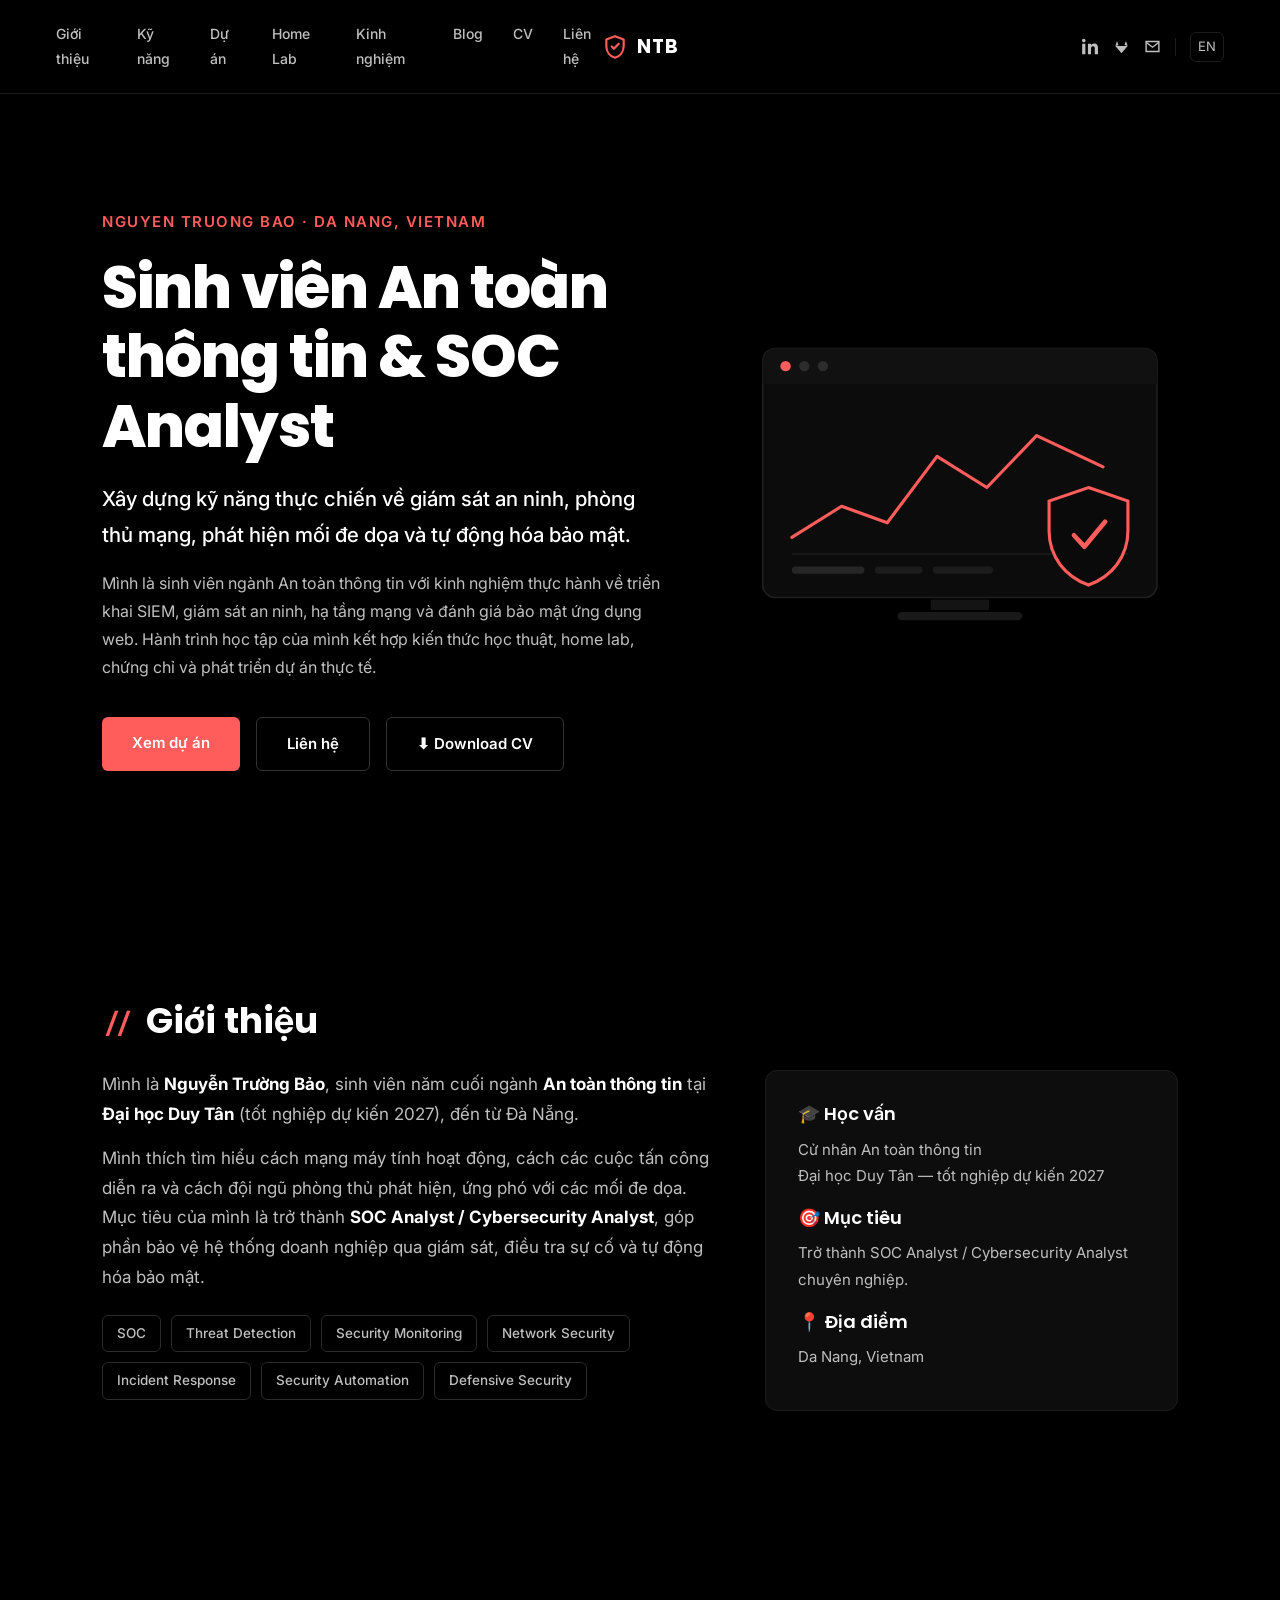
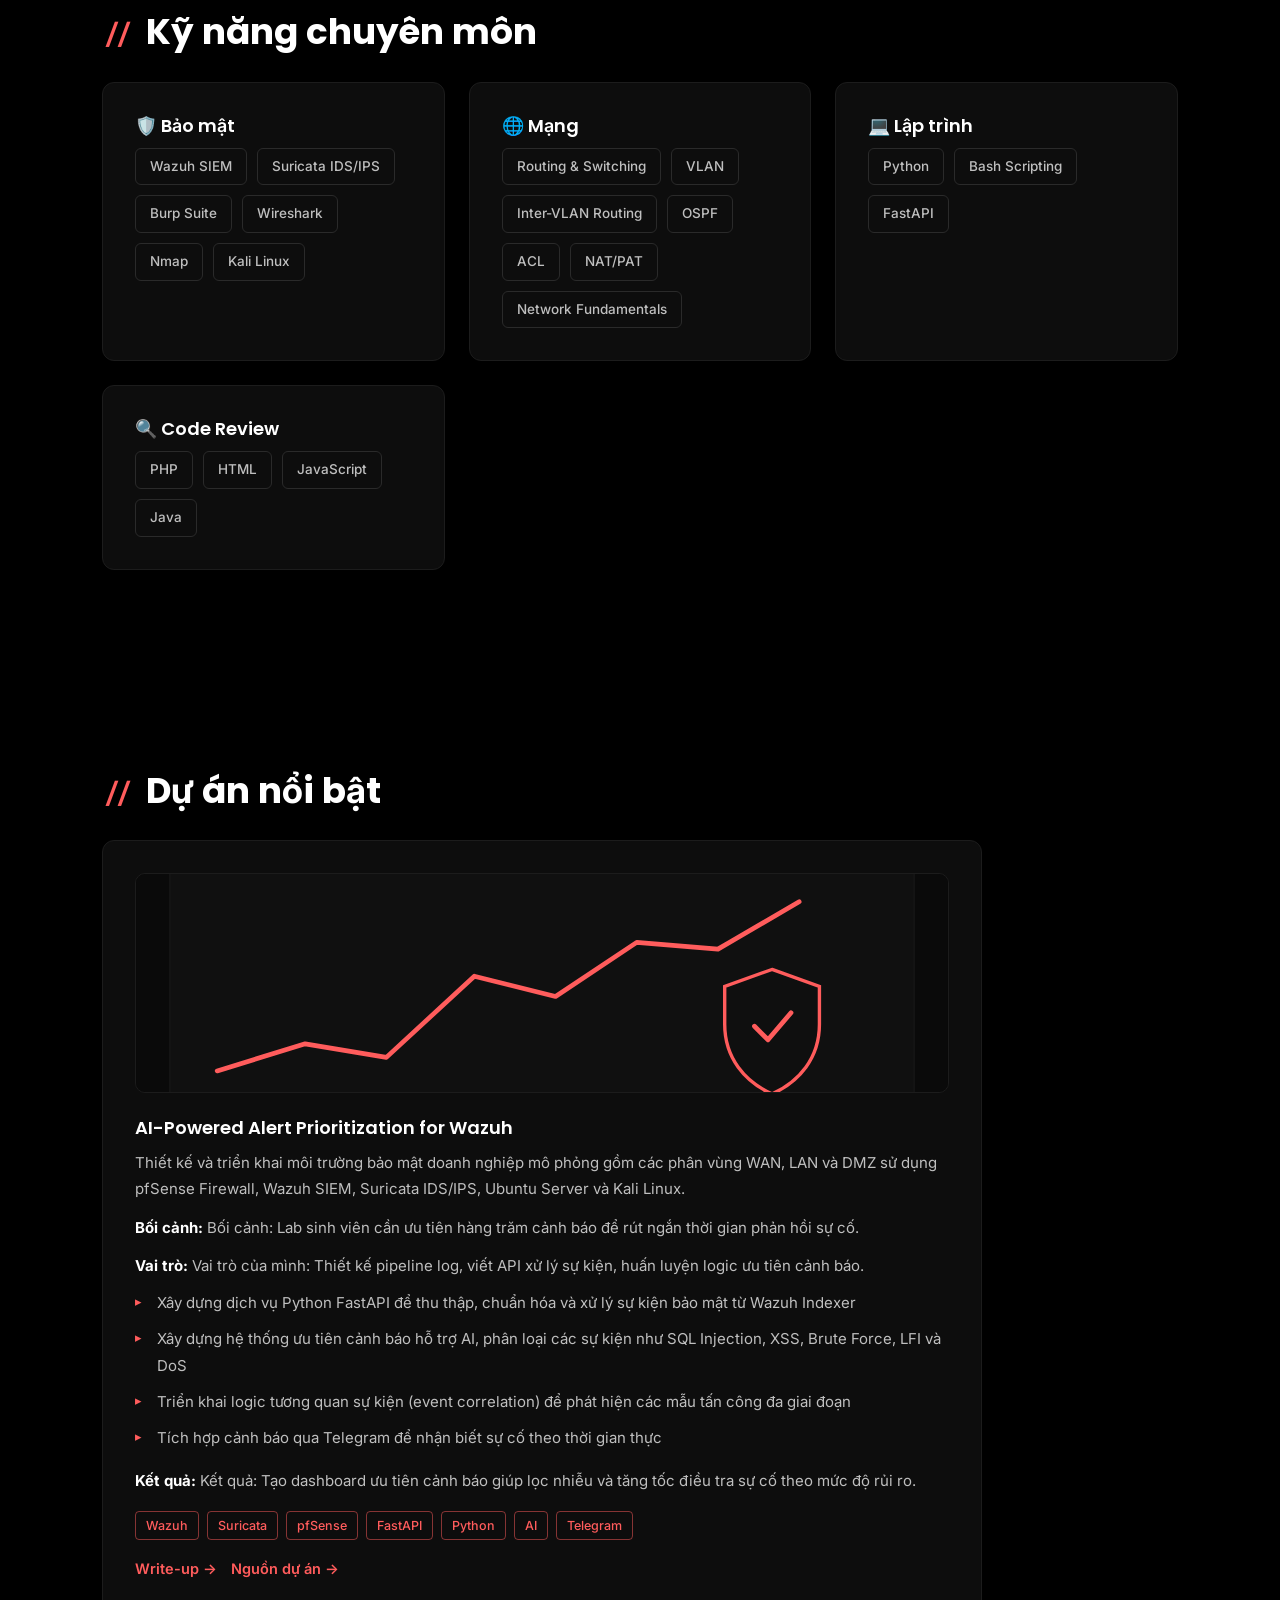
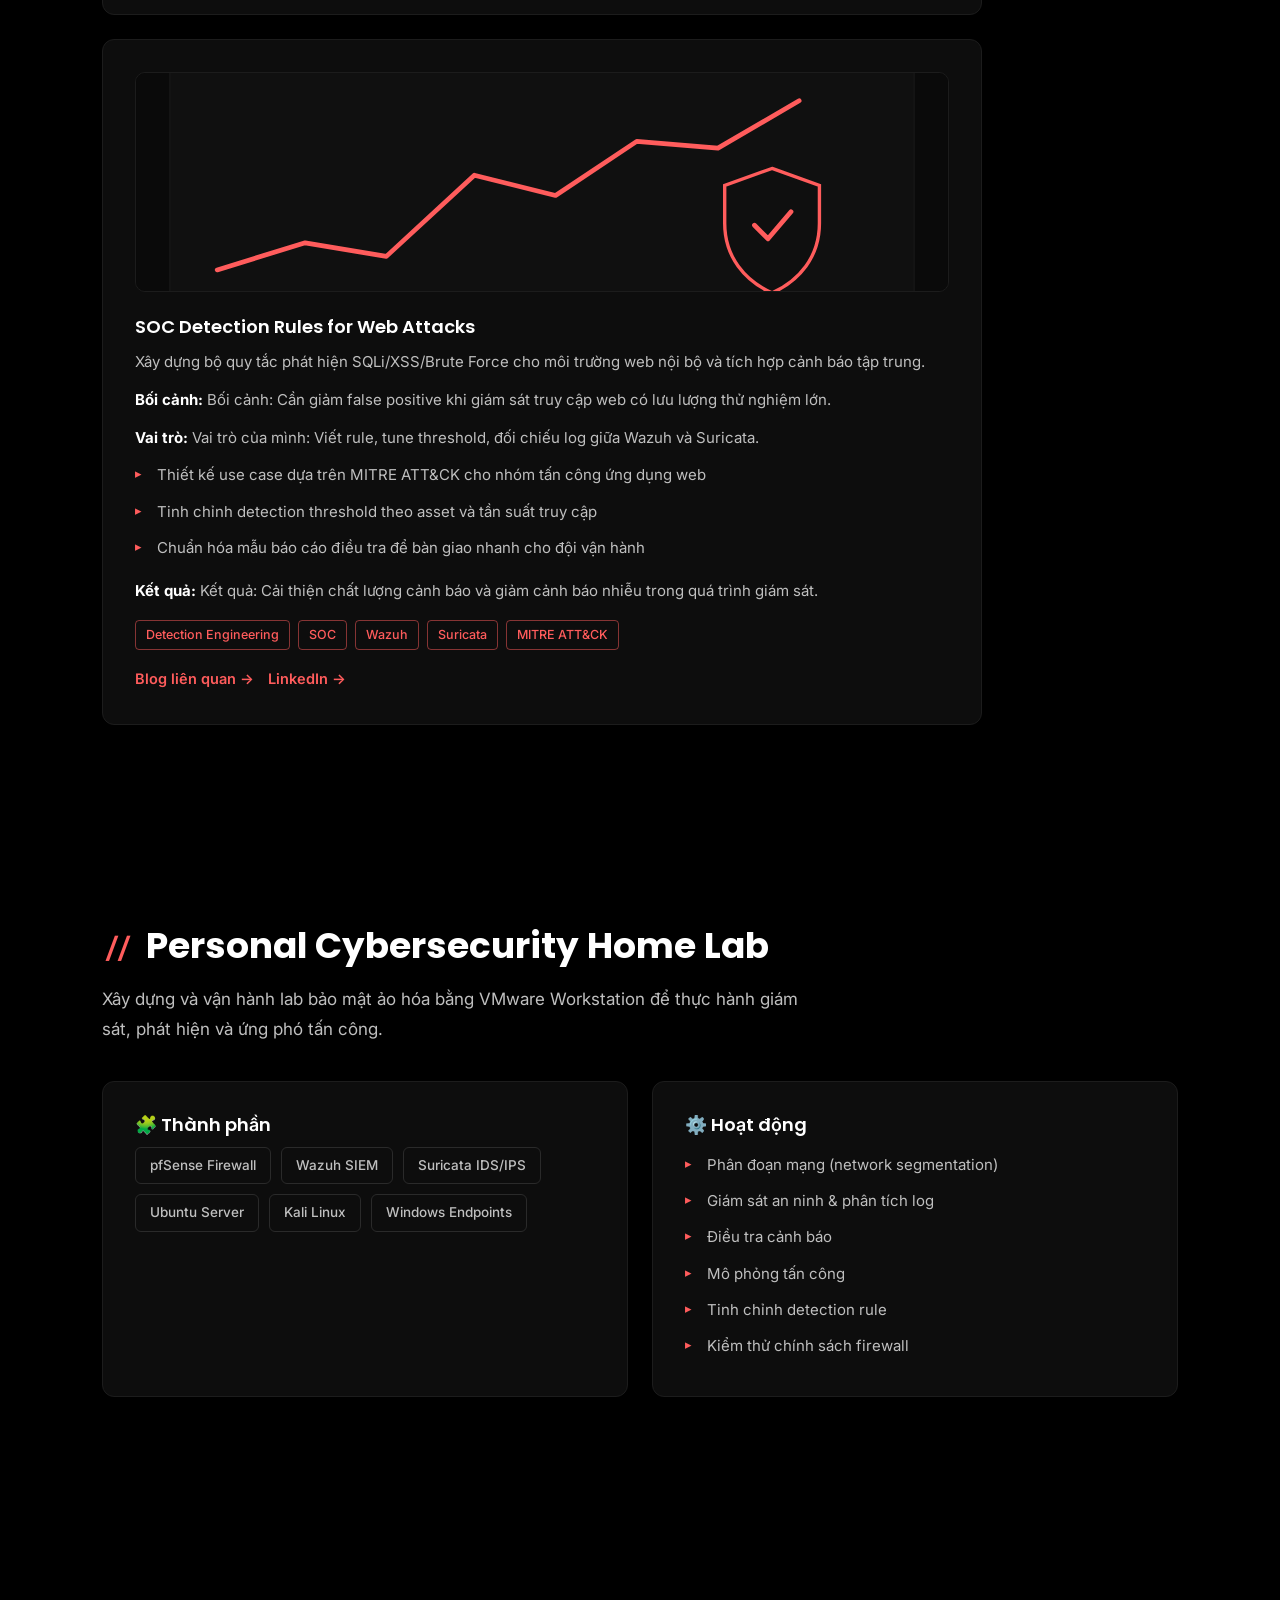
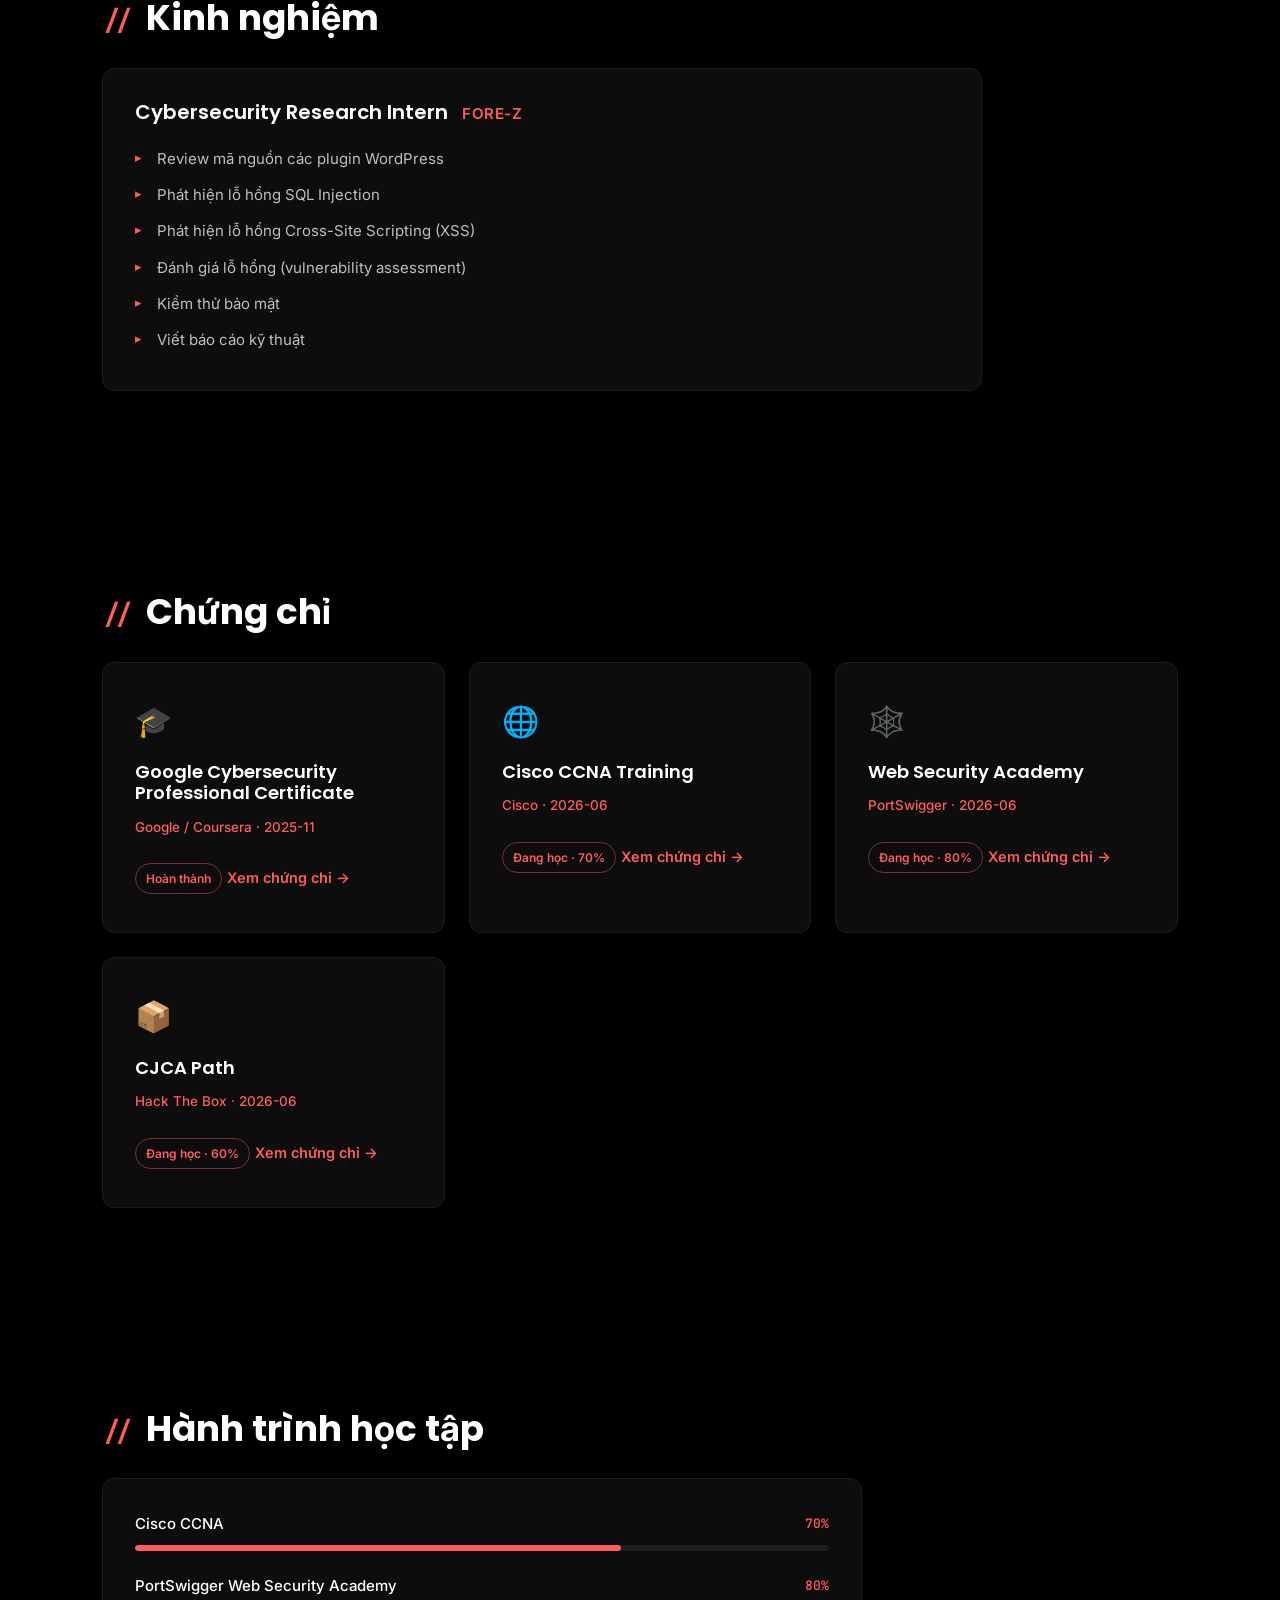
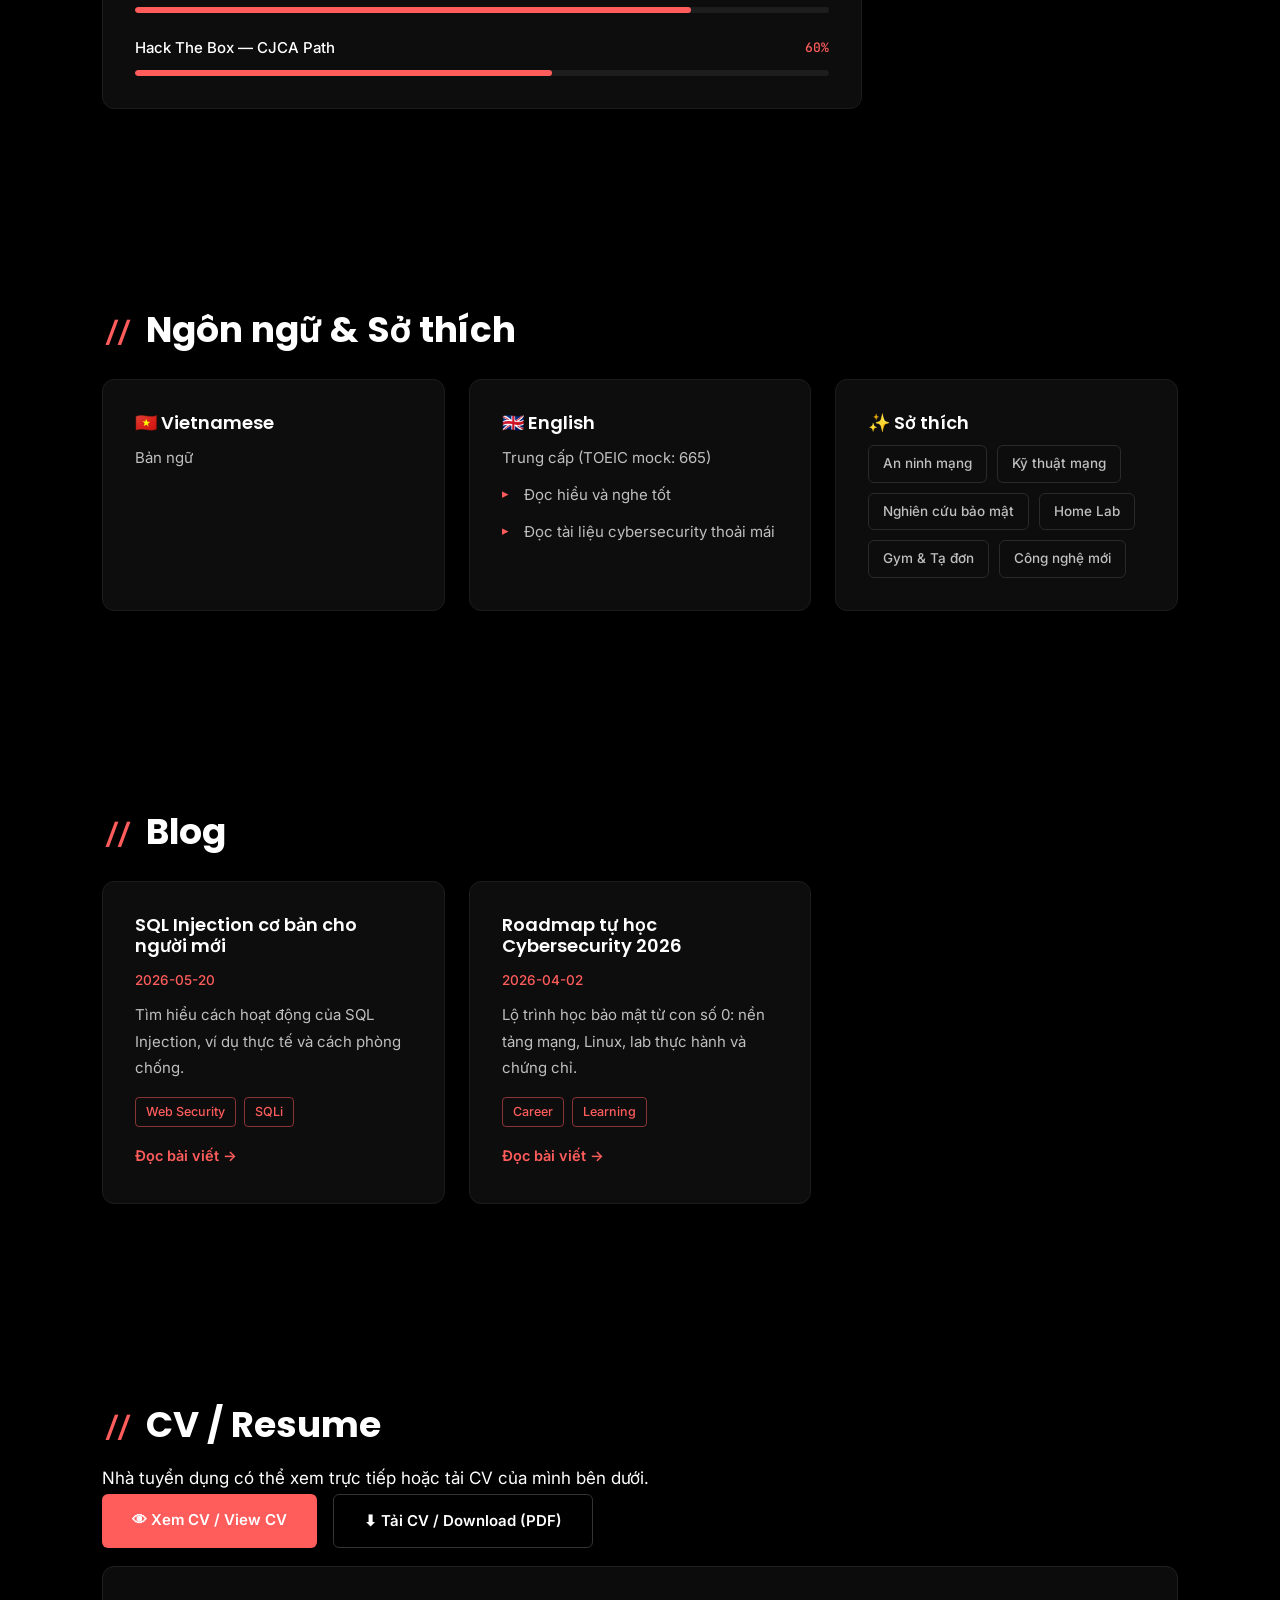
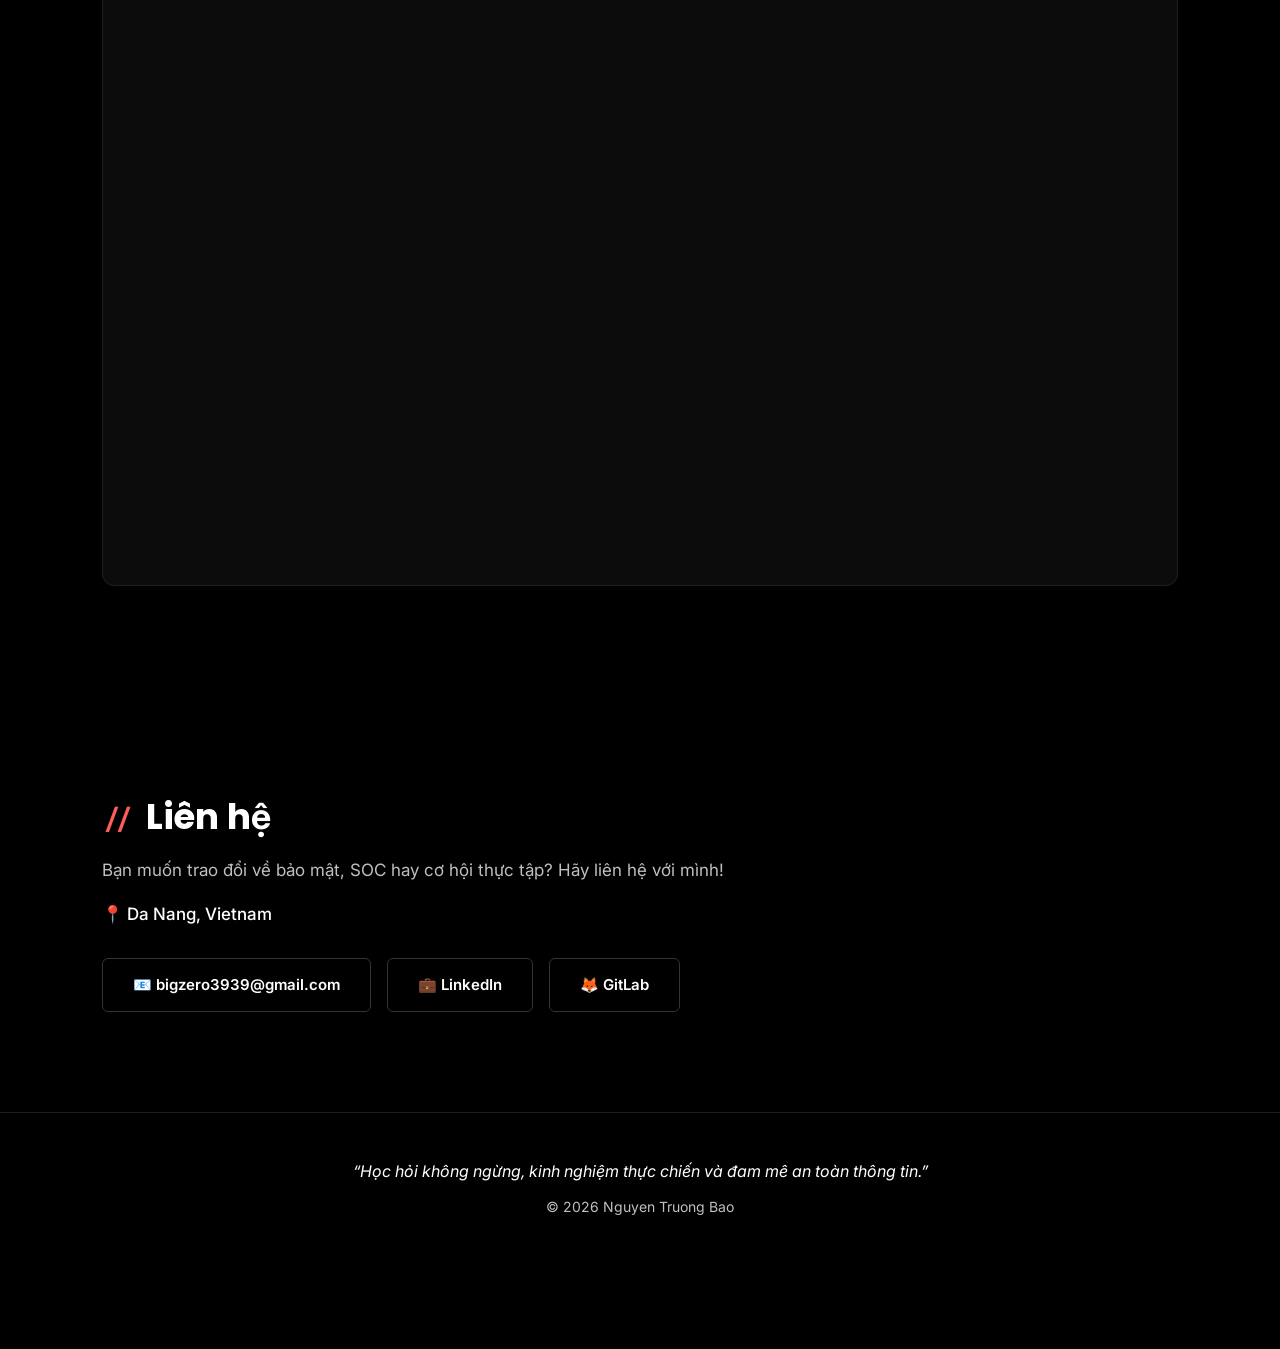
<file: bigseven3939-project-main/public/index.html>
<!DOCTYPE html>
<html lang="vi" data-theme="dark">
<head>
  <meta charset="UTF-8" />
  <meta name="viewport" content="width=device-width, initial-scale=1.0" />
  <title>Nguyen Truong Bao | Cybersecurity Student &amp; SOC Analyst</title>
  <meta name="description" content="Portfolio of Nguyen Truong Bao - Information Security student at Duy Tan University, aspiring SOC Analyst. SIEM, security monitoring, network defense and security automation." />
  <link rel="preconnect" href="https://fonts.googleapis.com" />
  <link href="https://fonts.googleapis.com/css2?family=Poppins:wght@500;600;700;800&family=Inter:wght@400;500;600&family=JetBrains+Mono:wght@400;600&display=swap" rel="stylesheet" />
  <link rel="stylesheet" href="css/style.css" />
</head>
<body>

  <header class="navbar">
    <nav class="nav-links" id="navLinks">
      <a href="#about" data-i18n="nav.about">Giới thiệu</a>
      <a href="#skills" data-i18n="nav.skills">Kỹ năng</a>
      <a href="#projects" data-i18n="nav.projects">Dự án</a>
      <a href="#homelab" data-i18n="nav.lab">Home Lab</a>
      <a href="#experience" data-i18n="nav.experience">Kinh nghiệm</a>
      <a href="#blog" data-i18n="nav.blog">Blog</a>
      <a href="#cv">CV</a>
      <a href="#contact" data-i18n="nav.contact">Liên hệ</a>
    </nav>

    <a class="logo" href="#home" aria-label="Home">
      <svg viewBox="0 0 24 24" width="26" height="26" aria-hidden="true"><path d="M12 2 20 5 v6 c0 5.5-3.4 9.6-8 11 C7.4 20.6 4 16.5 4 11 V5 Z" fill="none" stroke="currentColor" stroke-width="2" stroke-linejoin="round"/><path d="M9 11.5 11 13.5 15.5 9" fill="none" stroke="currentColor" stroke-width="2" stroke-linecap="round" stroke-linejoin="round"/></svg>
      <span>NTB</span>
    </a>

    <div class="nav-actions">
      <a class="social" href="https://www.linkedin.com/in/nguyen-truong-bao-347437250" target="_blank" rel="noopener" aria-label="LinkedIn"><svg viewBox="0 0 24 24" width="17" height="17"><path fill="currentColor" d="M4.98 3.5C4.98 4.88 3.87 6 2.5 6S0 4.88 0 3.5 1.12 1 2.5 1s2.48 1.12 2.48 2.5zM.22 8.1h4.56V23H.22V8.1zM8.34 8.1h4.37v2.03h.06c.61-1.15 2.1-2.37 4.32-2.37 4.62 0 5.47 3.04 5.47 7v8.24h-4.55v-7.3c0-1.74-.03-3.99-2.43-3.99-2.44 0-2.81 1.9-2.81 3.86V23H8.34V8.1z"/></svg></a>
      <a class="social" href="https://gitlab.com/bigzero3939-group" target="_blank" rel="noopener" aria-label="GitLab"><svg viewBox="0 0 24 24" width="17" height="17"><path fill="currentColor" d="M12 21.4 8.7 11.3h6.6L12 21.4zm0 0L3.3 11.3h5.4L12 21.4zm-8.7-10 2-6.2c.1-.4.7-.4.8 0l1.6 4.9-4.4 1.3zm8.7 10 8.7-10.1h-5.4L12 21.4zm8.7-10.1-2-6.2c-.1-.4-.7-.4-.8 0l-1.6 4.9 4.4 1.3z"/></svg></a>
      <a class="social" href="mailto:bigzero3939@gmail.com" aria-label="Email"><svg viewBox="0 0 24 24" width="17" height="17"><path fill="none" stroke="currentColor" stroke-width="2" d="M3 5h18v14H3z"/><path fill="none" stroke="currentColor" stroke-width="2" d="m3 6 9 7 9-7"/></svg></a>
      <span class="nav-sep"></span>
      <button id="langToggle" class="btn-icon" title="Switch language">EN</button>
      <button id="menuToggle" class="btn-icon menu-toggle" aria-label="Menu">≡</button>
    </div>
  </header>

  <main>

    <!-- ============ HERO ============ -->
    <section id="home" class="hero">
      <div class="hero-left reveal">
        <p class="greeting">Nguyen Truong Bao · Da Nang, Vietnam</p>
        <h1 data-i18n="hero.headline">Cybersecurity Student &amp; SOC Analyst</h1>
        <p class="hero-role" data-i18n="hero.sub">Building practical skills in security monitoring, network defense, threat detection, and cybersecurity automation.</p>
        <p class="hero-intro" data-i18n="hero.desc">I am an Information Security student with hands-on experience in SIEM deployment, security monitoring, network infrastructure, and web application security assessment.</p>
        <div class="hero-cta">
          <a href="#projects" class="btn btn-primary" data-i18n="hero.cta_projects">View Projects</a>
          <a href="#contact" class="btn btn-outline" data-i18n="hero.cta_contact">Contact Me</a>
          <a href="cv/NguyenTruongBao-CV.pdf" class="btn btn-outline" download="NguyenTruongBao-CV.pdf">⬇ Download CV</a>
        </div>
      </div>
      <div class="hero-right reveal">
        <svg class="soc-art" viewBox="0 0 420 300" role="img" aria-label="Security monitoring dashboard">
          <rect x="20" y="14" width="380" height="240" rx="12" fill="#0c0c0c" stroke="#1f1f1f" stroke-width="1.5"/>
          <rect x="20" y="14" width="380" height="34" rx="12" fill="#111111"/>
          <rect x="20" y="34" width="380" height="14" fill="#111111"/>
          <circle cx="42" cy="31" r="5" fill="#FF5C5C"/>
          <circle cx="60" cy="31" r="5" fill="#2c2c2c"/>
          <circle cx="78" cy="31" r="5" fill="#2c2c2c"/>
          <polyline points="48,196 96,166 140,182 188,118 236,148 284,98 348,128" fill="none" stroke="#FF5C5C" stroke-width="3" stroke-linecap="round" stroke-linejoin="round"/>
          <line x1="48" y1="212" x2="372" y2="212" stroke="#1d1d1d" stroke-width="1.5"/>
          <rect x="48" y="224" width="70" height="7" rx="3.5" fill="#262626"/>
          <rect x="128" y="224" width="46" height="7" rx="3.5" fill="#1c1c1c"/>
          <rect x="184" y="224" width="58" height="7" rx="3.5" fill="#1c1c1c"/>
          <g transform="translate(296,148)">
            <path d="M38 0 L76 13 V42 C76 67 60 86 38 94 C16 86 0 67 0 42 V13 Z" fill="#0a0a0a" stroke="#FF5C5C" stroke-width="3"/>
            <path d="M24 46 L34 57 L54 33" stroke="#FF5C5C" stroke-width="4.5" fill="none" stroke-linecap="round" stroke-linejoin="round"/>
          </g>
          <rect x="182" y="256" width="56" height="10" fill="#141414"/>
          <rect x="150" y="268" width="120" height="8" rx="4" fill="#191919"/>
        </svg>
      </div>
    </section>

    <!-- ============ ABOUT ============ -->
    <section id="about" class="section reveal">
      <h2 class="section-title"><span class="prompt">//</span> <span data-i18n="about.title">Giới thiệu</span></h2>
      <div class="about-grid">
        <div>
          <div class="lang-vi">
            <p>Mình là <strong>Nguyễn Trường Bảo</strong>, sinh viên năm cuối ngành <strong>An toàn thông tin</strong> tại <strong>Đại học Duy Tân</strong> (tốt nghiệp dự kiến 2027), đến từ Đà Nẵng.</p>
            <p>Mình thích tìm hiểu cách mạng máy tính hoạt động, cách các cuộc tấn công diễn ra và cách đội ngũ phòng thủ phát hiện, ứng phó với các mối đe dọa. Mục tiêu của mình là trở thành <strong>SOC Analyst / Cybersecurity Analyst</strong>, góp phần bảo vệ hệ thống doanh nghiệp qua giám sát, điều tra sự cố và tự động hóa bảo mật.</p>
          </div>
          <div class="lang-en">
            <p>I'm <strong>Nguyen Truong Bao</strong>, a final-year <strong>Information Security</strong> student at <strong>Duy Tan University</strong> (expected graduation 2027), based in Da Nang, Vietnam.</p>
            <p>I enjoy understanding how networks work, how attacks happen, and how defenders can detect and respond to threats. My goal is to become a <strong>SOC Analyst / Cybersecurity Analyst</strong> and contribute to protecting enterprise environments through monitoring, incident investigation, and security automation.</p>
          </div>
          <div class="chips interests-chips">
            <span class="chip">SOC</span>
            <span class="chip">Threat Detection</span>
            <span class="chip">Security Monitoring</span>
            <span class="chip">Network Security</span>
            <span class="chip">Incident Response</span>
            <span class="chip">Security Automation</span>
            <span class="chip">Defensive Security</span>
          </div>
        </div>
        <div class="card info-card">
          <h3 data-i18n="about.edu_title">🎓 Học vấn</h3>
          <p class="lang-vi">Cử nhân An toàn thông tin<br>Đại học Duy Tân — tốt nghiệp dự kiến 2027</p>
          <p class="lang-en">B.Sc. in Information Security<br>Duy Tan University — expected graduation 2027</p>
          <h3 data-i18n="about.goal_title">🎯 Mục tiêu</h3>
          <p class="lang-vi">Trở thành SOC Analyst / Cybersecurity Analyst chuyên nghiệp.</p>
          <p class="lang-en">Becoming a professional SOC Analyst / Cybersecurity Analyst.</p>
          <h3 data-i18n="about.loc_title">📍 Địa điểm</h3>
          <p>Da Nang, Vietnam</p>
        </div>
      </div>
    </section>

    <!-- ============ SKILLS ============ -->
    <section id="skills" class="section reveal">
      <h2 class="section-title"><span class="prompt">//</span> <span data-i18n="skills.title">Kỹ năng chuyên môn</span></h2>
      <div class="grid" id="skillGrid"></div>
    </section>

    <!-- ============ PROJECTS ============ -->
    <section id="projects" class="section reveal">
      <h2 class="section-title"><span class="prompt">//</span> <span data-i18n="projects.title">Dự án nổi bật</span></h2>
      <div class="grid projects-grid" id="projectGrid"></div>
    </section>

    <!-- ============ HOME LAB ============ -->
    <section id="homelab" class="section reveal">
      <h2 class="section-title"><span class="prompt">//</span> <span data-i18n="lab.title">Personal Cybersecurity Home Lab</span></h2>
      <p class="section-desc lang-vi">Xây dựng và vận hành lab bảo mật ảo hóa bằng VMware Workstation để thực hành giám sát, phát hiện và ứng phó tấn công.</p>
      <p class="section-desc lang-en">Built and maintained a virtual cybersecurity lab using VMware Workstation to practice monitoring, detection and incident response.</p>
      <div class="lab-grid">
        <div class="card">
          <h3 data-i18n="lab.components">🧩 Thành phần</h3>
          <div class="chips">
            <span class="chip">pfSense Firewall</span>
            <span class="chip">Wazuh SIEM</span>
            <span class="chip">Suricata IDS/IPS</span>
            <span class="chip">Ubuntu Server</span>
            <span class="chip">Kali Linux</span>
            <span class="chip">Windows Endpoints</span>
          </div>
        </div>
        <div class="card">
          <h3 data-i18n="lab.activities">⚙️ Hoạt động</h3>
          <ul class="dash-list lang-vi">
            <li>Phân đoạn mạng (network segmentation)</li>
            <li>Giám sát an ninh &amp; phân tích log</li>
            <li>Điều tra cảnh báo</li>
            <li>Mô phỏng tấn công</li>
            <li>Tinh chỉnh detection rule</li>
            <li>Kiểm thử chính sách firewall</li>
          </ul>
          <ul class="dash-list lang-en">
            <li>Network segmentation</li>
            <li>Security monitoring &amp; log analysis</li>
            <li>Alert investigation</li>
            <li>Attack simulation</li>
            <li>Detection rule tuning</li>
            <li>Firewall policy testing</li>
          </ul>
        </div>
      </div>
    </section>

    <!-- ============ EXPERIENCE ============ -->
    <section id="experience" class="section reveal">
      <h2 class="section-title"><span class="prompt">//</span> <span data-i18n="experience.title">Kinh nghiệm</span></h2>
      <div class="card xp-card">
        <div class="xp-head">
          <h3>Cybersecurity Research Intern</h3>
          <span class="xp-company">FORE-Z</span>
        </div>
        <ul class="dash-list lang-vi">
          <li>Review mã nguồn các plugin WordPress</li>
          <li>Phát hiện lỗ hổng SQL Injection</li>
          <li>Phát hiện lỗ hổng Cross-Site Scripting (XSS)</li>
          <li>Đánh giá lỗ hổng (vulnerability assessment)</li>
          <li>Kiểm thử bảo mật</li>
          <li>Viết báo cáo kỹ thuật</li>
        </ul>
        <ul class="dash-list lang-en">
          <li>Source code review of WordPress plugins</li>
          <li>Identification of SQL Injection vulnerabilities</li>
          <li>Identification of Cross-Site Scripting vulnerabilities</li>
          <li>Vulnerability assessment</li>
          <li>Security testing</li>
          <li>Technical reporting</li>
        </ul>
      </div>
    </section>

    <!-- ============ CERTIFICATIONS ============ -->
    <section id="certificates" class="section reveal">
      <h2 class="section-title"><span class="prompt">//</span> <span data-i18n="certs.title">Chứng chỉ</span></h2>
      <div class="grid" id="certGrid"></div>
    </section>

    <!-- ============ LEARNING JOURNEY ============ -->
    <section id="learning" class="section reveal">
      <h2 class="section-title"><span class="prompt">//</span> <span data-i18n="learning.title">Hành trình học tập</span></h2>
      <div class="card learning-card">
        <div class="progress-row"><span>Cisco CCNA</span><span class="mono">70%</span></div>
        <div class="skill-bar"><span style="width:70%"></span></div>
        <div class="progress-row"><span>PortSwigger Web Security Academy</span><span class="mono">80%</span></div>
        <div class="skill-bar"><span style="width:80%"></span></div>
        <div class="progress-row"><span>Hack The Box — CJCA Path</span><span class="mono">60%</span></div>
        <div class="skill-bar"><span style="width:60%"></span></div>
      </div>
    </section>

    <!-- ============ LANGUAGES & INTERESTS ============ -->
    <section id="languages" class="section reveal">
      <h2 class="section-title"><span class="prompt">//</span> <span data-i18n="languages.title">Ngôn ngữ &amp; Sở thích</span></h2>
      <div class="grid lang-cards">
        <div class="card">
          <h3>🇻🇳 Vietnamese</h3>
          <p class="lang-vi">Bản ngữ</p>
          <p class="lang-en">Native Proficiency</p>
        </div>
        <div class="card">
          <h3>🇬🇧 English</h3>
          <p class="lang-vi">Trung cấp (TOEIC mock: 665)</p>
          <p class="lang-en">Intermediate Working Proficiency · TOEIC Mock: 665</p>
          <ul class="dash-list lang-vi">
            <li>Đọc hiểu và nghe tốt</li>
            <li>Đọc tài liệu cybersecurity thoải mái</li>
          </ul>
          <ul class="dash-list lang-en">
            <li>Strong reading &amp; listening comprehension</li>
            <li>Comfortable reading cybersecurity documentation</li>
          </ul>
        </div>
        <div class="card">
          <h3 data-i18n="interests.title">✨ Sở thích</h3>
          <div class="chips lang-vi">
            <span class="chip">An ninh mạng</span>
            <span class="chip">Kỹ thuật mạng</span>
            <span class="chip">Nghiên cứu bảo mật</span>
            <span class="chip">Home Lab</span>
            <span class="chip">Gym &amp; Tạ đơn</span>
            <span class="chip">Công nghệ mới</span>
          </div>
          <div class="chips lang-en">
            <span class="chip">Cybersecurity</span>
            <span class="chip">Network Engineering</span>
            <span class="chip">Security Research</span>
            <span class="chip">Home Lab</span>
            <span class="chip">Fitness &amp; Weight Training</span>
            <span class="chip">Technology Learning</span>
          </div>
        </div>
      </div>
    </section>

    <!-- ============ BLOG ============ -->
    <section id="blog" class="section reveal">
      <h2 class="section-title"><span class="prompt">//</span> <span data-i18n="blog.title">Blog</span></h2>
      <div class="grid" id="blogGrid"></div>
    </section>

    <!-- ============ CONTACT ============ -->
    <section id="cv" class="section reveal">
      <h2 class="section-title"><span class="prompt">//</span> <span>CV / Resume</span></h2>
      <p class="lang-vi">Nhà tuyển dụng có thể xem trực tiếp hoặc tải CV của mình bên dưới.</p>
      <p class="lang-en">Recruiters can view my CV online or download it below.</p>
      <div class="hero-cta" style="margin-bottom:18px;">
        <a class="btn btn-primary" href="cv/NguyenTruongBao-CV.pdf" target="_blank" rel="noopener">👁 Xem CV / View CV</a>
        <a class="btn btn-outline" href="cv/NguyenTruongBao-CV.pdf" download="NguyenTruongBao-CV.pdf">⬇ Tải CV / Download (PDF)</a>
      </div>
      <iframe src="cv/NguyenTruongBao-CV-SOC-L1 .pdf" title="CV - Nguyen Truong Bao" loading="lazy" style="width:100%;height:620px;border:1px solid #1f1f1f;border-radius:12px;background:#0c0c0c;"></iframe>
    </section>

    <section id="contact" class="section reveal">
      <h2 class="section-title"><span class="prompt">//</span> <span data-i18n="contact.title">Liên hệ</span></h2>
      <p data-i18n="contact.desc">Bạn muốn trao đổi về bảo mật, SOC hay cơ hội thực tập? Hãy liên hệ với mình!</p>
      <p class="contact-loc">📍 Da Nang, Vietnam</p>
      <div class="contact-links">
        <a class="btn btn-outline" href="mailto:bigzero3939@gmail.com">📧 bigzero3939@gmail.com</a>
        <a class="btn btn-outline" href="https://www.linkedin.com/in/nguyen-truong-bao-347437250" target="_blank" rel="noopener">💼 LinkedIn</a>
        <a class="btn btn-outline" href="https://gitlab.com/bigzero3939-group" target="_blank" rel="noopener">🦊 GitLab</a>
      </div>
    </section>
  </main>

  <footer class="footer">
    <p class="tagline" data-i18n="footer.tagline">"Continuous learning, practical experience, and a passion for cybersecurity."</p>
    <p>© 2026 Nguyen Truong Bao</p>
  </footer>

  <script src="js/i18n.js"></script>
  <script src="js/data.js"></script>
  <script src="js/main.js"></script>
</body>
</html>
</file>
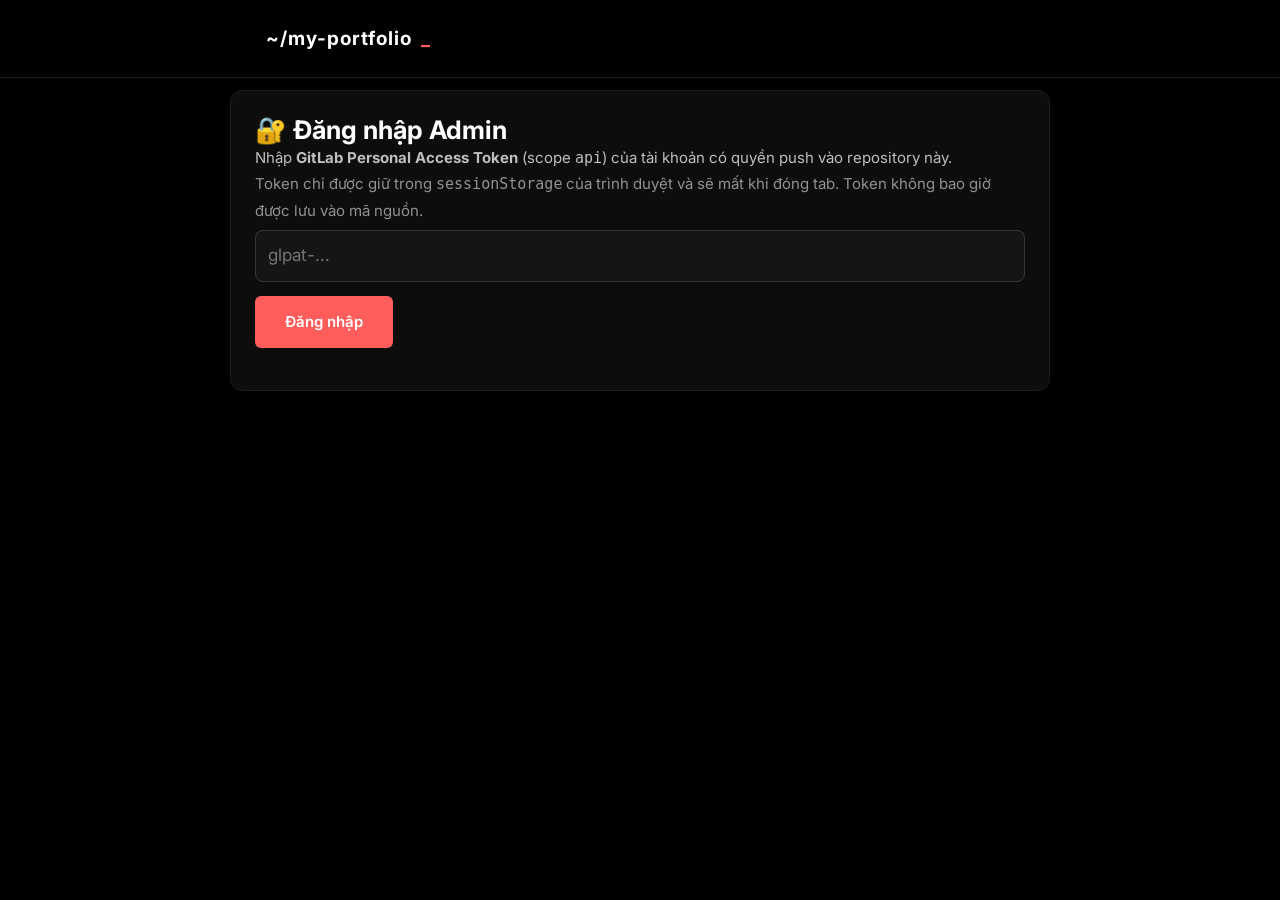
<file: bigseven3939-project-main/public/admin.html>
<!DOCTYPE html>
<html lang="vi" data-theme="dark">
<head>
  <meta charset="UTF-8" />
  <meta name="viewport" content="width=device-width, initial-scale=1.0" />
  <meta name="robots" content="noindex, nofollow" />
  <title>Admin | Portfolio</title>
  <link rel="preconnect" href="https://fonts.googleapis.com" />
  <link href="https://fonts.googleapis.com/css2?family=Inter:wght@400;500;600;700&family=JetBrains+Mono:wght@400;600&display=swap" rel="stylesheet" />
  <link rel="stylesheet" href="css/style.css" />
  <style>
    .admin { max-width: 860px; margin: 90px auto 60px; padding: 0 20px; }
    .admin .card { padding: 24px; }
    .admin input[type="password"], .admin input[type="text"], .admin textarea {
      width: 100%; padding: 10px 12px; margin: 6px 0 14px;
      background: rgba(127,127,127,.08); color: inherit;
      border: 1px solid rgba(127,127,127,.3); border-radius: 8px; font: inherit;
    }
    .admin textarea.json-editor { font-family: 'JetBrains Mono', monospace; font-size: .85rem; }
    .error { color: #ff6b6b; min-height: 1.2em; }
    .hint { opacity: .75; font-size: .9rem; }
    .panel-head { display: flex; justify-content: space-between; align-items: center; gap: 12px; flex-wrap: wrap; margin-bottom: 10px; }
    .tabs { display: flex; gap: 8px; flex-wrap: wrap; margin: 18px 0; }
    .tab { padding: 8px 14px; border-radius: 8px; border: 1px solid rgba(127,127,127,.3); background: transparent; color: inherit; cursor: pointer; font: inherit; }
    .tab.active { border-color: currentColor; font-weight: 600; }
    .admin-list { display: flex; flex-direction: column; gap: 8px; margin-bottom: 14px; }
    .admin-row { display: flex; justify-content: space-between; align-items: center; gap: 10px; padding: 10px 14px; border: 1px solid rgba(127,127,127,.25); border-radius: 8px; }
    .row-actions { display: flex; gap: 6px; flex-shrink: 0; }
    .btn-mini { padding: 4px 10px; border-radius: 6px; border: 1px solid rgba(127,127,127,.35); background: transparent; color: inherit; cursor: pointer; font-size: .85rem; }
    .btn-mini.danger { color: #ff6b6b; border-color: #ff6b6b; }
    .admin-form { margin-top: 18px; padding: 18px; border: 1px dashed rgba(127,127,127,.4); border-radius: 10px; }
    .admin-form label { display: block; font-size: .85rem; opacity: .8; }
    .form-actions { display: flex; gap: 10px; margin-top: 8px; }
  </style>
</head>
<body>
  <header class="navbar">
    <a class="logo" href="index.html">~/my-portfolio<span class="cursor">_</span></a>
    <span class="mono" id="adminUser"></span>
  </header>

  <main class="admin">
    <section id="loginView" class="card">
      <h2>🔐 Đăng nhập Admin</h2>
      <p>Nhập <strong>GitLab Personal Access Token</strong> (scope <code>api</code>) của tài khoản có quyền push vào repository này.</p>
      <p class="hint">Token chỉ được giữ trong <code>sessionStorage</code> của trình duyệt và sẽ mất khi đóng tab. Token không bao giờ được lưu vào mã nguồn.</p>
      <input id="tokenInput" type="password" placeholder="glpat-..." autocomplete="off" />
      <button id="loginBtn" class="btn btn-primary">Đăng nhập</button>
      <p id="loginError" class="error"></p>
    </section>

    <section id="panelView" hidden>
      <div class="panel-head">
        <h2>⚙️ Quản trị nội dung</h2>
        <div>
          <button id="publishBtn" class="btn btn-primary" disabled>🚀 Xuất bản thay đổi</button>
          <button id="logoutBtn" class="btn btn-outline">Đăng xuất</button>
        </div>
      </div>
      <p id="dirtyNote" class="hint" hidden>⚠️ Có thay đổi chưa xuất bản. Bấm <strong>Xuất bản thay đổi</strong> để commit lên GitLab (Pages sẽ tự deploy lại trong vài phút).</p>
      <div id="tabs" class="tabs"></div>
      <div id="sectionBody"></div>
    </section>
  </main>

  <script src="js/data.js"></script>
  <script src="js/admin.js"></script>
</body>
</html>
</file>
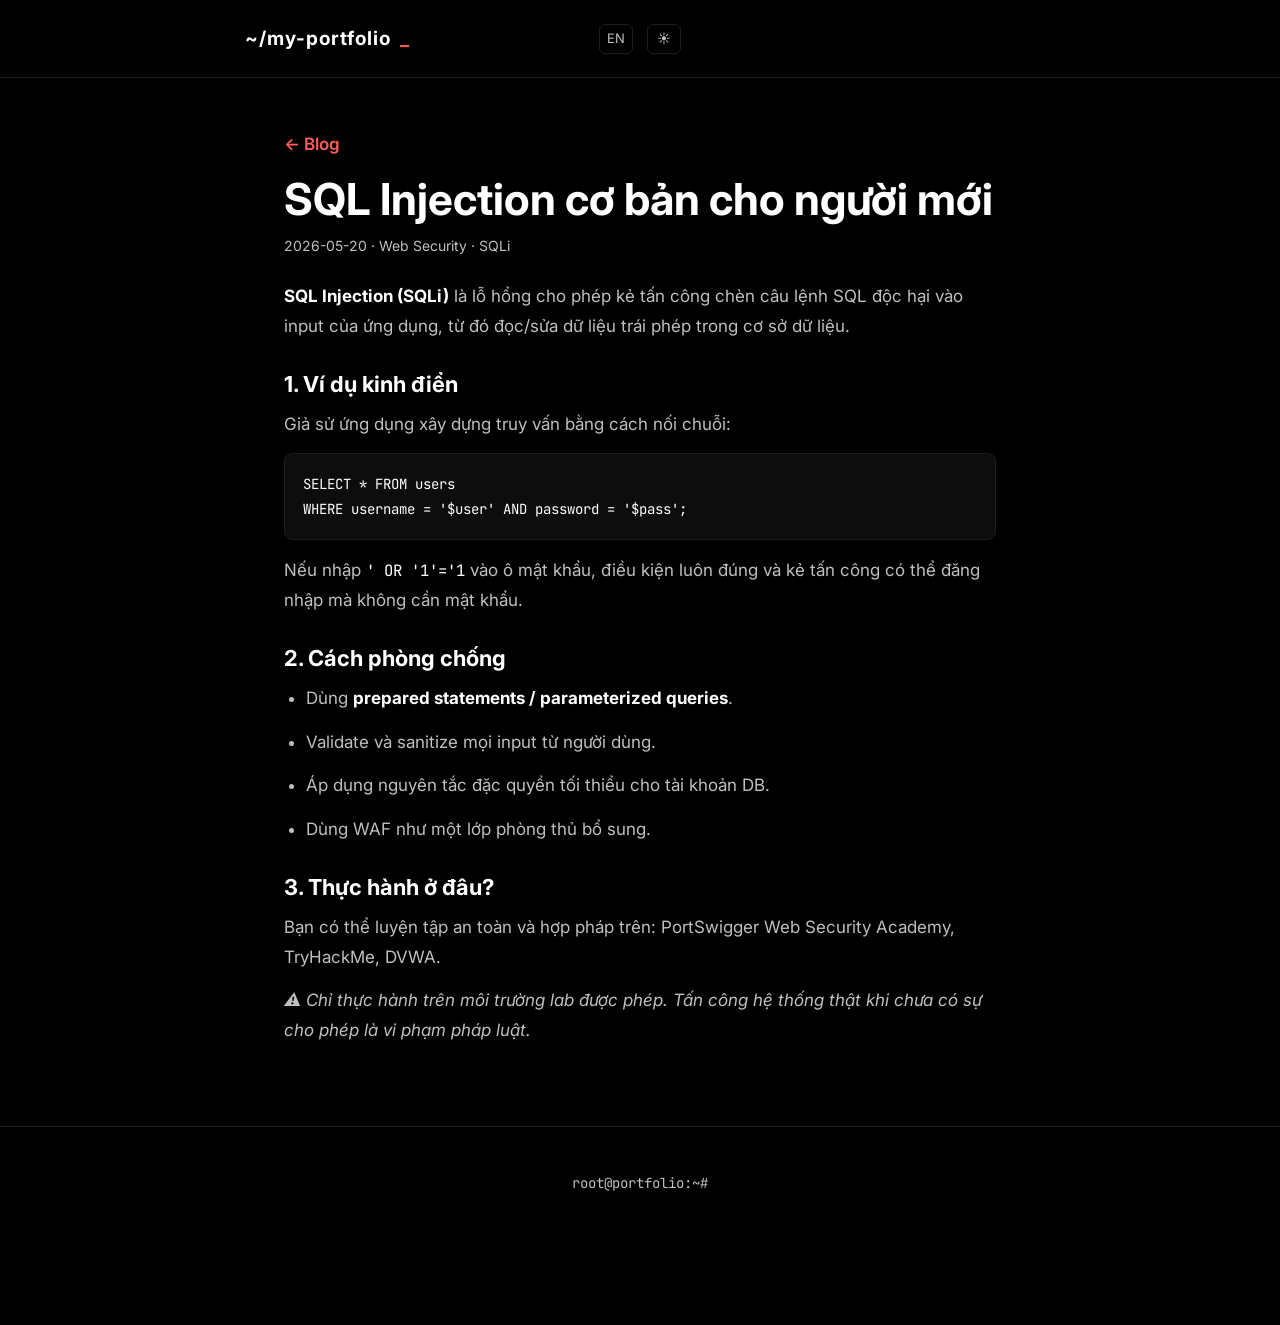
<file: bigseven3939-project-main/public/blog/sql-injection-basics.html>
<!DOCTYPE html>
<html lang="vi" data-theme="dark">
<head>
  <meta charset="UTF-8" />
  <meta name="viewport" content="width=device-width, initial-scale=1.0" />
  <title>SQL Injection Basics | Blog</title>
  <link rel="preconnect" href="https://fonts.googleapis.com" />
  <link href="https://fonts.googleapis.com/css2?family=Inter:wght@400;500;600;700&family=JetBrains+Mono:wght@400;600&display=swap" rel="stylesheet" />
  <link rel="stylesheet" href="../css/style.css" />
</head>
<body>
  <header class="navbar">
    <a class="logo" href="../index.html">~/my-portfolio<span class="cursor">_</span></a>
    <div class="nav-actions">
      <button id="langToggle" class="btn-icon">EN</button>
      <button id="themeToggle" class="btn-icon">☀</button>
    </div>
  </header>

  <article class="post">
    <p><a class="back-link" href="../index.html#blog">← Blog</a></p>

    <!-- ===== Tiếng Việt ===== -->
    <div class="lang-vi">
      <h1>SQL Injection cơ bản cho người mới</h1>
      <p class="meta">2026-05-20 · Web Security · SQLi</p>
      <p><strong>SQL Injection (SQLi)</strong> là lỗ hổng cho phép kẻ tấn công chèn câu lệnh SQL độc hại vào input của ứng dụng, từ đó đọc/sửa dữ liệu trái phép trong cơ sở dữ liệu.</p>
      <h2>1. Ví dụ kinh điển</h2>
      <p>Giả sử ứng dụng xây dựng truy vấn bằng cách nối chuỗi:</p>
      <pre>SELECT * FROM users
WHERE username = '$user' AND password = '$pass';</pre>
      <p>Nếu nhập <code>' OR '1'='1</code> vào ô mật khẩu, điều kiện luôn đúng và kẻ tấn công có thể đăng nhập mà không cần mật khẩu.</p>
      <h2>2. Cách phòng chống</h2>
      <ul>
        <li>Dùng <strong>prepared statements / parameterized queries</strong>.</li>
        <li>Validate và sanitize mọi input từ người dùng.</li>
        <li>Áp dụng nguyên tắc đặc quyền tối thiểu cho tài khoản DB.</li>
        <li>Dùng WAF như một lớp phòng thủ bổ sung.</li>
      </ul>
      <h2>3. Thực hành ở đâu?</h2>
      <p>Bạn có thể luyện tập an toàn và hợp pháp trên: PortSwigger Web Security Academy, TryHackMe, DVWA.</p>
      <p><em>⚠️ Chỉ thực hành trên môi trường lab được phép. Tấn công hệ thống thật khi chưa có sự cho phép là vi phạm pháp luật.</em></p>
    </div>

    <!-- ===== English ===== -->
    <div class="lang-en">
      <h1>SQL Injection Basics for Beginners</h1>
      <p class="meta">2026-05-20 · Web Security · SQLi</p>
      <p><strong>SQL Injection (SQLi)</strong> is a vulnerability that lets an attacker inject malicious SQL statements through application input, allowing unauthorized reading or modification of database data.</p>
      <h2>1. The classic example</h2>
      <p>Suppose the application builds a query via string concatenation:</p>
      <pre>SELECT * FROM users
WHERE username = '$user' AND password = '$pass';</pre>
      <p>Entering <code>' OR '1'='1</code> in the password field makes the condition always true, letting an attacker log in without a valid password.</p>
      <h2>2. Prevention</h2>
      <ul>
        <li>Use <strong>prepared statements / parameterized queries</strong>.</li>
        <li>Validate and sanitize all user input.</li>
        <li>Apply least privilege to database accounts.</li>
        <li>Use a WAF as an additional defense layer.</li>
      </ul>
      <h2>3. Where to practice?</h2>
      <p>Practice safely and legally on: PortSwigger Web Security Academy, TryHackMe, DVWA.</p>
      <p><em>⚠️ Only practice in authorized lab environments. Attacking real systems without permission is illegal.</em></p>
    </div>
  </article>

  <footer class="footer">
    <p><span class="mono">root@portfolio:~#</span></p>
  </footer>

  <script>
    // Toggle ngôn ngữ & theme cho trang bài viết (độc lập, gọn nhẹ)
    let lang = localStorage.getItem('lang') || 'vi';
    function applyLang() {
      document.body.classList.toggle('lang-en', lang === 'en');
      document.getElementById('langToggle').textContent = lang === 'vi' ? 'EN' : 'VI';
    }
    function applyTheme(t) {
      document.documentElement.dataset.theme = t;
      localStorage.setItem('theme', t);
      document.getElementById('themeToggle').textContent = t === 'dark' ? '☀' : '☾';
    }
    document.getElementById('langToggle').addEventListener('click', () => {
      lang = lang === 'vi' ? 'en' : 'vi';
      localStorage.setItem('lang', lang);
      applyLang();
    });
    document.getElementById('themeToggle').addEventListener('click', () =>
      applyTheme(document.documentElement.dataset.theme === 'dark' ? 'light' : 'dark'));
    applyTheme(localStorage.getItem('theme') || 'dark');
    applyLang();
  </script>
</body>
</html>
</file>
<file: bigseven3939-project-main/public/css/style.css>
/* =====================================================
   Premium cybersecurity portfolio — dark mode only
   Background: #000000 · Accent: #FF5C5C · Minimal & clean
   ===================================================== */

:root {
  --bg: #000000;
  --bg-card: #0d0d0d;
  --text: #ffffff;
  --muted: #bfbfbf;
  --accent: #ff5c5c;
  --border: #1c1c1c;
  --radius: 12px;
  --font-head: 'Poppins', 'Inter', sans-serif;
  --font-body: 'Inter', sans-serif;
  --font-mono: 'JetBrains Mono', monospace;
}

* { margin: 0; padding: 0; box-sizing: border-box; }
html { scroll-behavior: smooth; }
body {
  background: var(--bg);
  color: var(--text);
  font-family: var(--font-body);
  font-size: 17px;
  line-height: 1.75;
  -webkit-font-smoothing: antialiased;
  padding-bottom: 86px;
}
h1, h2, h3 { font-family: var(--font-head); line-height: 1.18; }
a { color: inherit; text-decoration: none; }
button { font: inherit; }
.mono { font-family: var(--font-mono); }
.accent { color: var(--accent); }
.cursor { color: var(--accent); }

/* ---------- Language toggle ---------- */
.lang-en { display: none; }
body.is-en .lang-en { display: block; }
body.is-en .lang-vi { display: none; }
div.chips.lang-en { display: none; }
body.is-en div.chips.lang-en { display: flex; }
body.is-en div.chips.lang-vi { display: none; }

/* ---------- Navbar ---------- */
.navbar {
  position: fixed; top: 0; left: 0; right: 0; z-index: 100;
  display: grid; grid-template-columns: 1fr auto 1fr; align-items: center;
  padding: 22px 56px;
  background: rgba(0, 0, 0, .92);
  border-bottom: 1px solid var(--border);
}

.nav-links { display: flex; gap: 30px; }
.nav-links a {
  font-size: 14px; font-weight: 500; color: var(--muted);
  position: relative; transition: color .25s;
}
.nav-links a::after {
  content: ''; position: absolute; left: 0; bottom: -6px;
  width: 0; height: 2px; background: var(--accent); transition: width .25s;
}
.nav-links a:hover { color: var(--text); }
.nav-links a:hover::after { width: 100%; }

.logo {
  display: inline-flex; align-items: center; gap: 9px;
  font-family: var(--font-head); font-weight: 700; font-size: 19px;
  letter-spacing: 1px; justify-self: center;
}
.logo svg { color: var(--accent); }

.nav-actions { display: flex; align-items: center; gap: 14px; justify-self: end; }
.social { color: var(--muted); display: inline-flex; transition: color .25s, transform .25s; }
.social:hover { color: var(--accent); transform: translateY(-2px); }
.nav-sep { width: 1px; height: 18px; background: var(--border); }

.btn-icon {
  background: transparent; border: 1px solid var(--border); color: var(--muted);
  width: 34px; height: 30px; border-radius: 6px; cursor: pointer;
  font-size: 13px; transition: color .25s, border-color .25s;
}
.btn-icon:hover { color: var(--text); border-color: var(--accent); }
.menu-toggle { display: none; font-size: 18px; }

/* ---------- Buttons ---------- */
.btn {
  display: inline-block; padding: 13px 30px; border-radius: 6px;
  font-weight: 600; font-size: 15px; cursor: pointer;
  transition: transform .25s, background .25s, border-color .25s, color .25s;
  border: none;
}
.btn-primary { background: var(--accent); color: #ffffff; }
.btn-primary:hover { transform: translateY(-2px); background: #ff7373; }
.btn-outline { background: transparent; border: 1px solid #333333; color: var(--text); }
.btn-outline:hover { border-color: var(--accent); color: var(--accent); transform: translateY(-2px); }

/* ---------- Hero ---------- */
.hero {
  min-height: 100vh;
  display: grid;
  grid-template-columns: 1.15fr .85fr;
  align-items: center;
  padding: 150px 8% 70px;
  gap: 50px;
  max-width: 1380px;
  margin: 0 auto;
}

.greeting {
  color: var(--accent); font-weight: 600; font-size: 15px;
  letter-spacing: 1.5px; text-transform: uppercase; margin-bottom: 18px;
}
.hero h1 {
  font-size: clamp(38px, 4.6vw, 64px);
  font-weight: 800;
  letter-spacing: -1px;
  margin-bottom: 20px;
}
.hero-role { font-size: clamp(17px, 1.6vw, 21px); font-weight: 500; color: var(--text); margin-bottom: 16px; max-width: 560px; }
.hero-intro { color: var(--muted); max-width: 560px; margin-bottom: 36px; font-size: 16px; }
.hero-cta { display: flex; gap: 16px; flex-wrap: wrap; }
.hero-metrics {
  display: grid;
  grid-template-columns: repeat(3, minmax(140px, 1fr));
  gap: 12px;
  margin-bottom: 28px;
  max-width: 670px;
}
.metric-card {
  background: var(--bg-card);
  border: 1px solid var(--border);
  border-radius: 10px;
  padding: 12px 14px;
}
.metric-card strong {
  display: block;
  color: var(--accent);
  font-size: 20px;
  line-height: 1.2;
}
.metric-card span { color: var(--muted); font-size: 12.5px; line-height: 1.45; }

.hero-right { display: flex; justify-content: center; }
.soc-art {
  width: 100%; max-width: 440px;
  filter: drop-shadow(0 24px 44px rgba(0, 0, 0, .6));
}

/* ---------- Sections ---------- */
.section { padding: 100px 8%; max-width: 1380px; margin: 0 auto; }
.section-title {
  font-size: clamp(26px, 2.8vw, 38px); font-weight: 700; margin-bottom: 18px;
  display: flex; align-items: baseline; gap: 12px;
}
.section-title .prompt { color: var(--accent); font-family: var(--font-mono); font-size: .75em; }
.section-desc { color: var(--muted); max-width: 720px; margin-bottom: 36px; }
.section > .grid, .section > .about-grid, .section > .lab-grid, .section > .card { margin-top: 28px; }

.about-grid { display: grid; grid-template-columns: 1.5fr 1fr; gap: 44px; align-items: start; }
.about-grid p { color: var(--muted); margin-bottom: 14px; }
.about-grid strong { color: var(--text); }
.interests-chips { margin-top: 22px; }
.compact-list li { padding-top: 4px; padding-bottom: 4px; }

/* ---------- Cards & grid ---------- */
.grid { display: grid; grid-template-columns: repeat(auto-fill, minmax(290px, 1fr)); gap: 24px; }
.projects-grid { grid-template-columns: 1fr; max-width: 880px; }
.card {
  background: var(--bg-card);
  border: 1px solid var(--border);
  border-radius: var(--radius);
  padding: 32px;
  transition: transform .3s, border-color .3s;
}
.card:hover { transform: translateY(-4px); border-color: var(--accent); }
.card h3 { font-size: 18px; font-weight: 600; margin-bottom: 12px; }
.card .icon { font-size: 30px; display: block; margin-bottom: 14px; }
.card .card-image {
  width: 100%;
  height: auto;
  max-height: 220px;
  object-fit: cover;
  border-radius: 10px;
  border: 1px solid var(--border);
  margin-bottom: 14px;
}
.card p { color: var(--muted); font-size: 15px; }
.card .meta { color: var(--accent); font-size: 13.5px; font-weight: 500; margin-bottom: 10px; }
.cert-status {
  display: inline-block;
  border: 1px solid rgba(255, 92, 92, .45);
  color: var(--accent) !important;
  border-radius: 999px;
  font-size: 12px !important;
  font-weight: 600;
  padding: 4px 10px;
  margin-bottom: 6px;
}
.info-card h3 { margin-top: 18px; }
.info-card h3:first-child { margin-top: 0; }
.info-card p { margin-bottom: 8px; }
.project-meta { margin-top: 12px; }
.project-meta strong { color: var(--text); }
.project-links { display: flex; flex-wrap: wrap; gap: 14px; }

.card-link {
  display: inline-block; margin-top: 16px;
  color: var(--accent); font-weight: 600; font-size: 14.5px;
  transition: opacity .25s;
}
.card-link:hover { opacity: .75; }

.tags { display: flex; flex-wrap: wrap; gap: 8px; margin-top: 16px; }
.tag {
  font-size: 12.5px; font-weight: 500; color: var(--accent);
  border: 1px solid rgba(255, 92, 92, .5); border-radius: 4px; padding: 3px 10px;
}

/* ---------- Chips ---------- */
.chips { display: flex; flex-wrap: wrap; gap: 10px; }
.chip {
  font-size: 13.5px; font-weight: 500; color: var(--muted);
  border: 1px solid #2a2a2a; border-radius: 6px; padding: 6px 14px;
  transition: color .25s, border-color .25s;
}
.chip:hover { color: var(--text); border-color: var(--accent); }

/* ---------- Lists ---------- */
.dash-list { list-style: none; margin-top: 6px; }
.dash-list li {
  color: var(--muted); font-size: 15px; padding: 5px 0 5px 22px; position: relative;
}
.dash-list li::before {
  content: '▸'; position: absolute; left: 0; color: var(--accent); font-size: 13px;
}

/* ---------- Home lab ---------- */
.lab-grid { display: grid; grid-template-columns: 1fr 1fr; gap: 24px; }
.lab-grid .chips { margin-top: 8px; }

/* ---------- Experience ---------- */
.xp-card { max-width: 880px; }
.xp-head { display: flex; align-items: baseline; gap: 14px; flex-wrap: wrap; margin-bottom: 14px; }
.xp-head h3 { margin-bottom: 0; font-size: 20px; }
.xp-company { color: var(--accent); font-weight: 600; font-size: 15px; letter-spacing: .5px; }
.timeline { margin-bottom: 24px; }
.timeline-item {
  display: grid;
  grid-template-columns: 120px 1fr;
  gap: 14px;
  border-top: 1px solid var(--border);
  padding-top: 16px;
  margin-top: 14px;
}
.timeline-item:first-child { border-top: none; margin-top: 0; padding-top: 0; }
.timeline-date { color: var(--accent); font-family: var(--font-mono); font-size: 13px; }
.timeline-item h3 { margin-bottom: 6px; }

/* ---------- Incident workflow ---------- */
.incident-flow { list-style: none; display: grid; gap: 12px; margin-top: 6px; }
.incident-flow li {
  display: grid;
  grid-template-columns: 28px 1fr;
  gap: 12px;
  align-items: start;
}
.incident-flow li span {
  width: 28px;
  height: 28px;
  border-radius: 50%;
  border: 1px solid rgba(255, 92, 92, .45);
  color: var(--accent);
  display: inline-flex;
  align-items: center;
  justify-content: center;
  font-size: 12px;
  margin-top: 3px;
}
.incident-flow li p { margin-bottom: 0; }

/* ---------- Learning journey ---------- */
.learning-card { max-width: 760px; }
.progress-row {
  display: flex; justify-content: space-between; align-items: center;
  margin-top: 22px; font-size: 15px; font-weight: 500; color: var(--text);
}
.progress-row:first-child { margin-top: 0; }
.progress-row .mono { color: var(--accent); font-size: 13px; }
.skill-bar {
  height: 6px; border-radius: 3px; background: #1d1d1d;
  margin-top: 8px; overflow: hidden;
}
.skill-bar span { display: block; height: 100%; background: var(--accent); border-radius: 3px; }

/* ---------- Skills (inside cards) ---------- */
.skill-item {
  display: flex; justify-content: space-between; align-items: center;
  margin-top: 14px; font-size: 14.5px; color: var(--text);
}
.skill-item .mono { color: var(--muted); font-size: 12.5px; }

/* ---------- Languages ---------- */
.lang-cards { grid-template-columns: repeat(auto-fill, minmax(280px, 1fr)); }

/* ---------- Contact ---------- */
#contact > p { color: var(--muted); margin-bottom: 14px; }
.contact-loc { color: var(--text) !important; font-weight: 500; margin-bottom: 28px !important; }
.open-role {
  color: #98ffb1;
  border: 1px solid rgba(152, 255, 177, .25);
  background: rgba(18, 43, 25, .45);
  border-radius: 8px;
  display: inline-block;
  padding: 6px 10px;
  margin-bottom: 14px;
  font-size: 14px;
  font-weight: 600;
}
.contact-links { display: flex; flex-wrap: wrap; gap: 16px; }

/* ---------- Footer ---------- */
.footer {
  border-top: 1px solid var(--border);
  text-align: center; padding: 44px 20px;
  color: var(--muted); font-size: 14px;
}
.footer .tagline { color: var(--text); font-size: 16px; font-style: italic; margin-bottom: 10px; }

/* ---------- Sticky CTA ---------- */
.sticky-cta {
  position: fixed;
  right: 18px;
  bottom: 16px;
  z-index: 160;
  display: flex;
  gap: 10px;
  background: rgba(0, 0, 0, .92);
  border: 1px solid var(--border);
  border-radius: 12px;
  padding: 8px;
  backdrop-filter: blur(6px);
}
.sticky-cta .btn { padding: 10px 16px; font-size: 13px; border-radius: 8px; }

/* ---------- Blog post page ---------- */
.post { max-width: 760px; margin: 130px auto 80px; padding: 0 24px; }
.post h1 { font-size: clamp(30px, 4vw, 44px); margin-bottom: 8px; }
.post h2 { font-size: 22px; margin: 30px 0 12px; }
.post p, .post li { color: var(--muted); margin-bottom: 14px; }
.post ul { padding-left: 22px; }
.post strong, .post code { color: var(--text); }
.post .meta { color: var(--muted); font-size: 14px; margin-bottom: 24px; }
.post pre {
  background: var(--bg-card); border: 1px solid var(--border); border-radius: 8px;
  padding: 18px; font-family: var(--font-mono); font-size: 14px;
  overflow-x: auto; margin-bottom: 16px; color: var(--text);
}
.post code { font-family: var(--font-mono); font-size: .92em; }
.back-link { color: var(--accent); font-weight: 600; }

/* ---------- Subtle reveal ---------- */
.reveal { opacity: 0; transform: translateY(18px); transition: opacity .7s ease, transform .7s ease; }
.reveal.visible { opacity: 1; transform: none; }
.hero-right.reveal.visible { transition-delay: .15s; }

/* ---------- Responsive ---------- */
@media (max-width: 1000px) {
  .hero { grid-template-columns: 1fr; text-align: center; padding-top: 130px; gap: 30px; }
  .hero-role, .hero-intro { margin-left: auto; margin-right: auto; }
  .hero-cta { justify-content: center; }
  .hero-metrics { margin: 0 auto 26px; }
  .soc-art { max-width: 360px; }
  .about-grid, .lab-grid { grid-template-columns: 1fr; }
  .interests-chips, .hero ~ * .chips { justify-content: flex-start; }
  .timeline-item { grid-template-columns: 1fr; gap: 8px; }
}

@media (max-width: 900px) {
  .navbar { display: flex; justify-content: space-between; padding: 18px 24px; }
  .nav-links {
    position: fixed; top: 67px; left: 0; right: 0;
    flex-direction: column; gap: 0;
    background: var(--bg); border-bottom: 1px solid var(--border);
    display: none;
  }
  .nav-links.open { display: flex; }
  .nav-links a { padding: 15px 28px; border-top: 1px solid var(--border); }
  .nav-links a::after { display: none; }
  .menu-toggle { display: inline-block; }
  .social { display: none; }
  .section { padding: 70px 6%; }
  .hero-metrics { grid-template-columns: 1fr; max-width: 360px; }
  .sticky-cta {
    left: 10px;
    right: 10px;
    bottom: 10px;
    flex-direction: column;
  }
  .sticky-cta .btn { text-align: center; }
}
</file>
